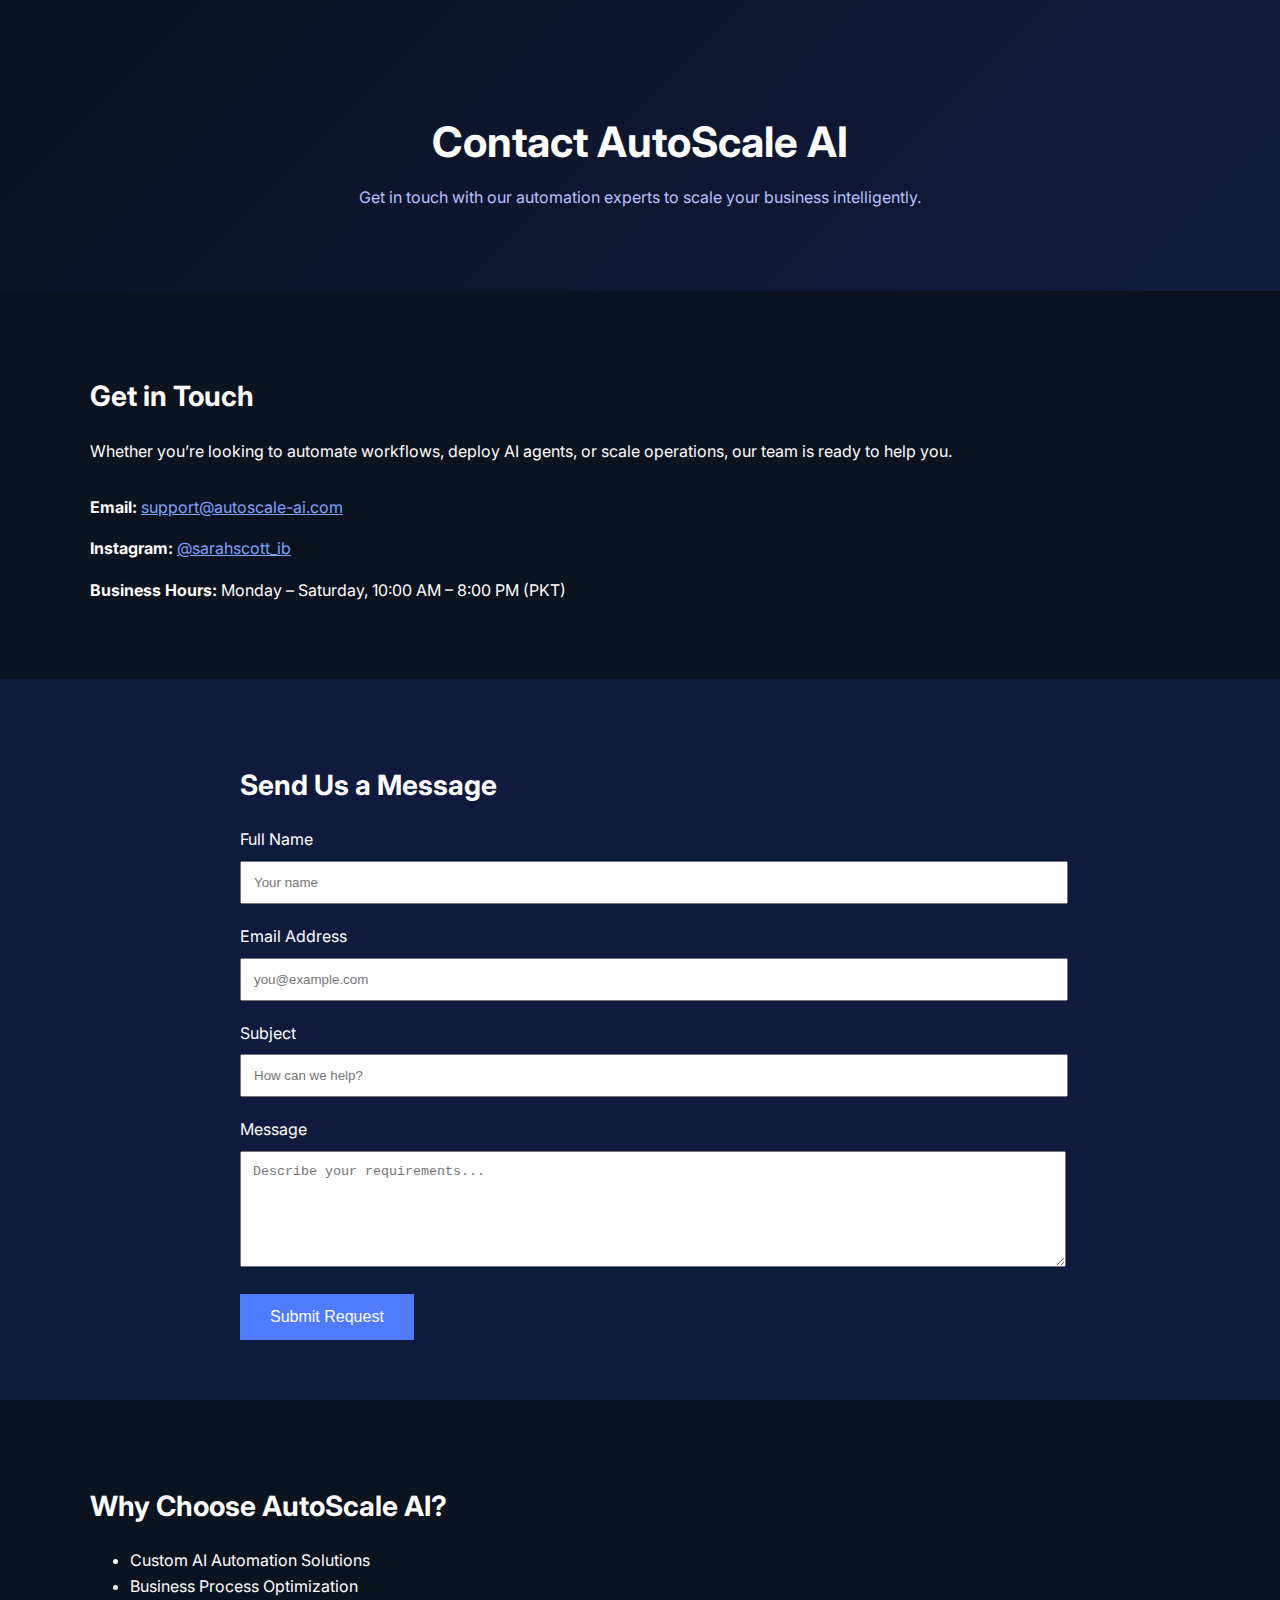
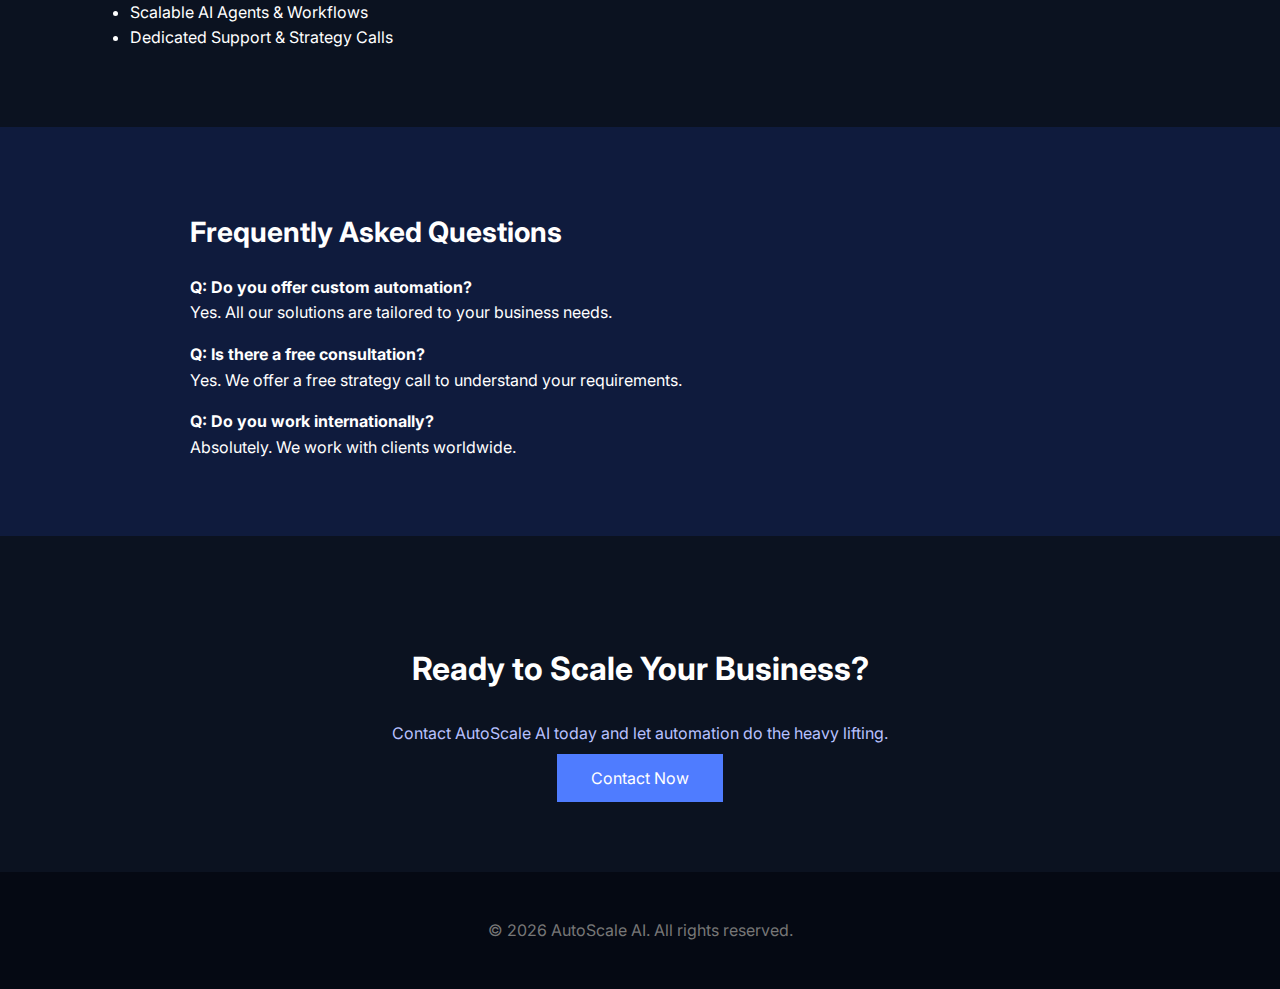
<file: contact.html>
<!DOCTYPE html>
<html lang="en">
<head>
  <meta charset="UTF-8">
  <title>Contact Us | AutoScale AI</title>
  <meta name="viewport" content="width=device-width, initial-scale=1.0">
  <meta name="description" content="Contact AutoScale AI for AI automation, workflow optimization, and scalable business solutions.">
  <link href="https://fonts.googleapis.com/css2?family=Inter:wght@400;500;600;700&display=swap" rel="stylesheet">
</head>

<body style="margin:0; font-family:Inter, sans-serif; background:#0b1220; color:#ffffff; line-height:1.6;">

<!-- HERO SECTION -->
<section style="padding:80px 20px; text-align:center; background:linear-gradient(135deg,#0b1220,#0f1b3d);">
  <h1 style="font-size:42px; margin-bottom:10px;">Contact AutoScale AI</h1>
  <p style="max-width:700px; margin:0 auto; color:#b8c1ff;">
    Get in touch with our automation experts to scale your business intelligently.
  </p>
</section>

<!-- CONTACT INFO -->
<section style="padding:60px 20px; max-width:1100px; margin:auto;">
  <h2 style="font-size:28px; margin-bottom:20px;">Get in Touch</h2>
  <p>
    Whether you’re looking to automate workflows, deploy AI agents, or scale operations,
    our team is ready to help you.
  </p>

  <div style="margin-top:30px;">
    <p><strong>Email:</strong> <a href="mailto:support@autoscale-ai.com" style="color:#7da2ff;">support@autoscale-ai.com</a></p>
    <p><strong>Instagram:</strong> <a href="https://www.instagram.com/sarahscott_ib/" target="_blank" style="color:#7da2ff;">@sarahscott_ib</a></p>
    <p><strong>Business Hours:</strong> Monday – Saturday, 10:00 AM – 8:00 PM (PKT)</p>
  </div>
</section>

<!-- CONTACT FORM -->
<section style="padding:60px 20px; background:#0f1b3d;">
  <div style="max-width:800px; margin:auto;">
    <h2 style="font-size:28px; margin-bottom:20px;">Send Us a Message</h2>

    <form>
      <label>Full Name</label><br>
      <input type="text" placeholder="Your name" style="width:100%; padding:12px; margin:8px 0 20px 0;"><br>

      <label>Email Address</label><br>
      <input type="email" placeholder="you@example.com" style="width:100%; padding:12px; margin:8px 0 20px 0;"><br>

      <label>Subject</label><br>
      <input type="text" placeholder="How can we help?" style="width:100%; padding:12px; margin:8px 0 20px 0;"><br>

      <label>Message</label><br>
      <textarea rows="6" placeholder="Describe your requirements..." style="width:100%; padding:12px; margin:8px 0 20px 0;"></textarea><br>

      <button type="submit" style="padding:14px 30px; background:#4f7cff; color:#fff; border:none; font-size:16px; cursor:pointer;">
        Submit Request
      </button>
    </form>
  </div>
</section>

<!-- WHY CONTACT US -->
<section style="padding:60px 20px; max-width:1100px; margin:auto;">
  <h2 style="font-size:28px; margin-bottom:20px;">Why Choose AutoScale AI?</h2>
  <ul>
    <li>Custom AI Automation Solutions</li>
    <li>Business Process Optimization</li>
    <li>Scalable AI Agents & Workflows</li>
    <li>Dedicated Support & Strategy Calls</li>
  </ul>
</section>

<!-- FAQ -->
<section style="padding:60px 20px; background:#0f1b3d;">
  <div style="max-width:900px; margin:auto;">
    <h2 style="font-size:28px; margin-bottom:20px;">Frequently Asked Questions</h2>

    <p><strong>Q: Do you offer custom automation?</strong><br>
    Yes. All our solutions are tailored to your business needs.</p>

    <p><strong>Q: Is there a free consultation?</strong><br>
    Yes. We offer a free strategy call to understand your requirements.</p>

    <p><strong>Q: Do you work internationally?</strong><br>
    Absolutely. We work with clients worldwide.</p>
  </div>
</section>

<!-- CTA -->
<section style="padding:80px 20px; text-align:center;">
  <h2 style="font-size:32px;">Ready to Scale Your Business?</h2>
  <p style="color:#b8c1ff; max-width:700px; margin:20px auto;">
    Contact AutoScale AI today and let automation do the heavy lifting.
  </p>
  <a href="mailto:support@autoscale-ai.com" style="padding:14px 34px; background:#4f7cff; color:#fff; text-decoration:none; font-size:16px;">
    Contact Now
  </a>
</section>

<!-- FOOTER -->
<footer style="padding:30px; text-align:center; background:#050913; color:#777;">
  <p>© 2026 AutoScale AI. All rights reserved.</p>
</footer>

</body>
</html>
</file>
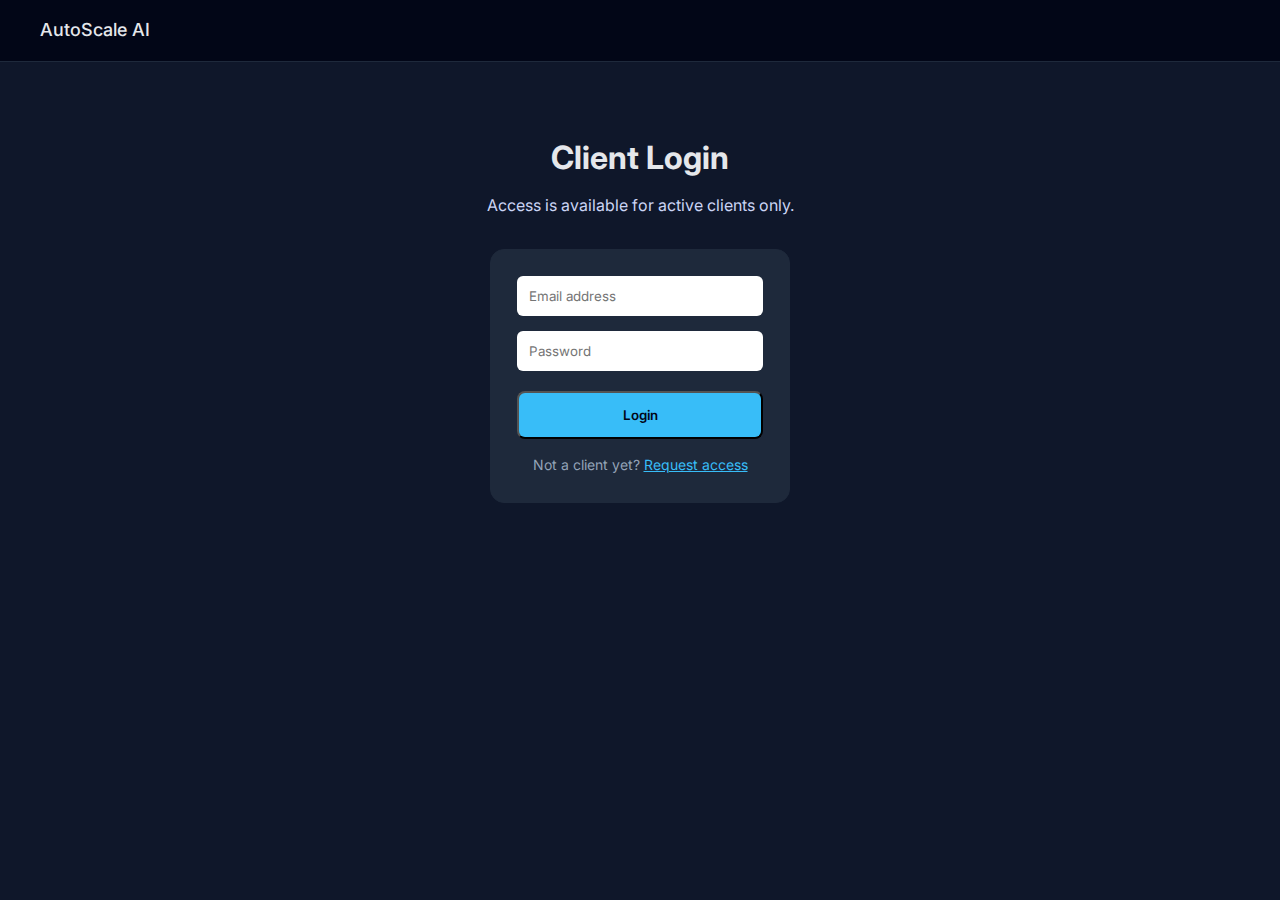
<file: login.html>
<!DOCTYPE html>
<html lang="en">
<head>
  <meta charset="UTF-8">
  <title>Login — AutoScale AI</title>
  <meta name="viewport" content="width=device-width, initial-scale=1.0">
  <link href="https://fonts.googleapis.com/css2?family=Inter:wght@400;500;600;700&display=swap" rel="stylesheet">
  <link rel="stylesheet" href="assets/css/style.css">
</head>
<body>

<nav class="nav">
  <div class="nav-left">
    <a href="index.html" class="logo">AutoScale AI</a>
  </div>
</nav>

<section class="section">
  <h2>Client Login</h2>

  <p style="max-width:500px;margin:10px auto;">
    Access is available for active clients only.
  </p>

  <div class="card" style="max-width:420px;margin:30px auto;">
    <form>
      <input type="email" placeholder="Email address" required
        style="width:100%;padding:12px;margin-bottom:15px;border-radius:6px;border:none;">
      
      <input type="password" placeholder="Password" required
        style="width:100%;padding:12px;margin-bottom:20px;border-radius:6px;border:none;">
      
      <button type="submit" class="btn" style="width:100%;">
        Login
      </button>
    </form>

    <p style="margin-top:15px;font-size:14px;color:#94a3b8;">
      Not a client yet?
      <a href="signup.html" style="color:#38bdf8;">Request access</a>
    </p>
  </div>
</section>

</body>
</html>
</file>
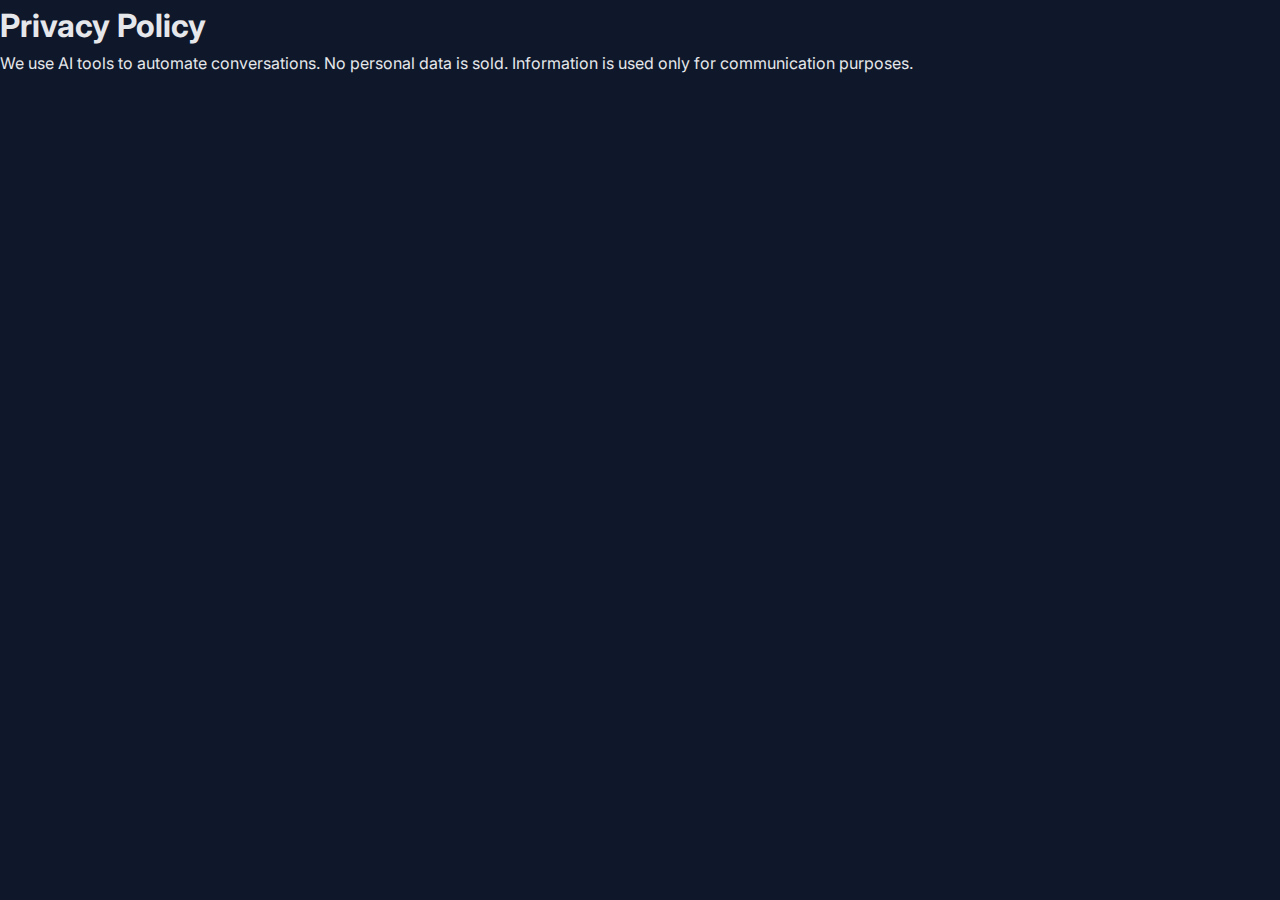
<file: privacy.html>
<!DOCTYPE html>
<html>
<head>
  <title>Privacy Policy</title>
  <link href="https://fonts.googleapis.com/css2?family=Inter:wght@400;500;600;700&display=swap" rel="stylesheet">
<link rel="stylesheet" href="assets/css/style.css">
</head>
<body>

<h1>Privacy Policy</h1>

<p>
We use AI tools to automate conversations.
No personal data is sold.
Information is used only for communication purposes.
</p>

</body>
</html>
</file>
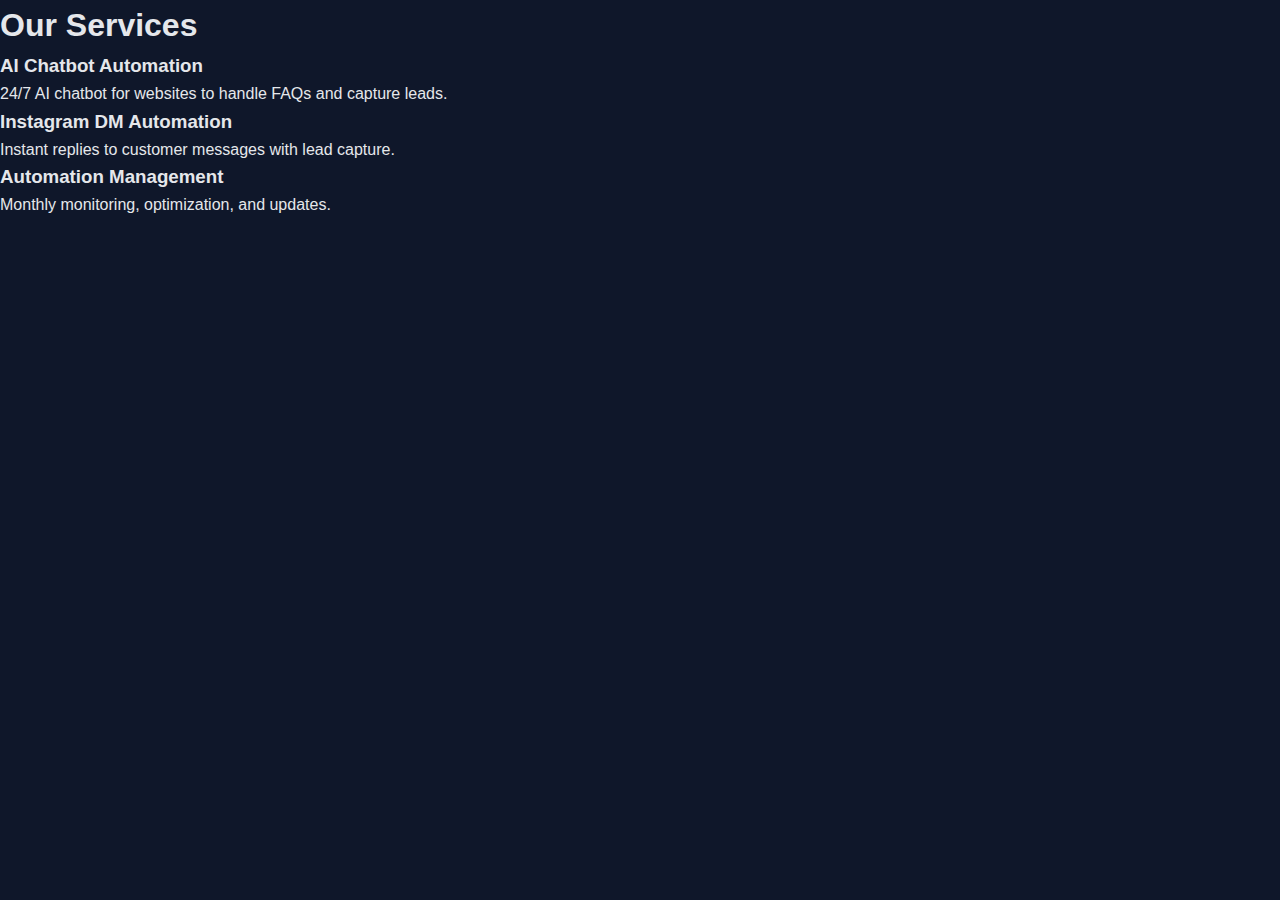
<file: services.html>
<!DOCTYPE html>
<html>
<head>
  <title>Services - AutoScale AI</title>
  <link rel="stylesheet" href="assets/css/style.css">
</head>
<body>

<h1>Our Services</h1>

<h3>AI Chatbot Automation</h3>
<p>24/7 AI chatbot for websites to handle FAQs and capture leads.</p>

<h3>Instagram DM Automation</h3>
<p>Instant replies to customer messages with lead capture.</p>

<h3>Automation Management</h3>
<p>Monthly monitoring, optimization, and updates.</p>

</body>
</html>
</file>
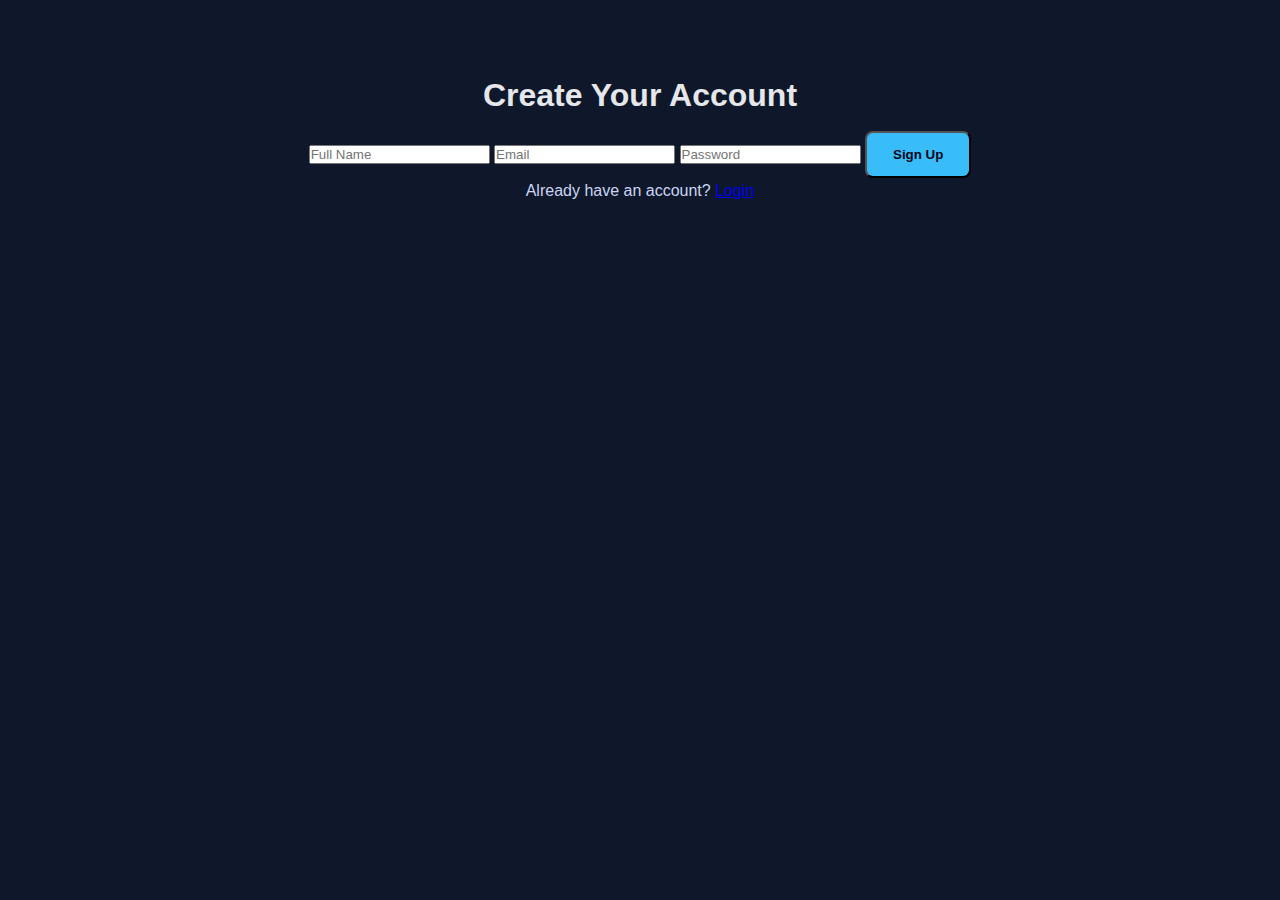
<file: signup.html>
<!DOCTYPE html>
<html lang="en">
<head>
  <meta charset="UTF-8">
  <title>Sign Up — AutoScale AI</title>
  <link rel="stylesheet" href="assets/css/style.css">
</head>
<body>

<section class="section">
  <h2>Create Your Account</h2>

  <form>
    <input type="text" placeholder="Full Name" required>
    <input type="email" placeholder="Email" required>
    <input type="password" placeholder="Password" required>

    <button class="btn" type="submit">Sign Up</button>
  </form>

  <p>Already have an account? <a href="login.html">Login</a></p>
</section>

</body>
</html>
</file>
<file: assets/css/style.css>
/* RESET */
* {
  margin: 0;
  padding: 0;
  box-sizing: border-box;
  font-family: 'Inter', sans-serif;
}

/* BODY */
body {
  background: #0f172a;
  color: #e5e7eb;
  line-height: 1.6;
}

/* NAVBAR */
.nav {
  display: flex;
  justify-content: space-between;
  align-items: center;
  padding: 16px 40px;
  background: #020617;
  border-bottom: 1px solid #1e293b;
}

.nav a {
  color: #e5e7eb;
  text-decoration: none;
  font-weight: 500;
  margin-right: 18px;
}

.nav a:hover {
  color: #38bdf8;
}

.logo {
  font-size: 18px;
  font-weight: 700;
}

/* BUTTON */
.btn {
  display: inline-block;
  padding: 14px 26px;
  background: #38bdf8;
  color: #020617;
  border-radius: 8px;
  text-decoration: none;
  font-weight: 600;
  transition: 0.3s ease;
}

.btn:hover {
  background: #0ea5e9;
  transform: translateY(-2px);
}

/* HERO */
.hero {
  text-align: center;
  padding: 90px 20px;
  background: radial-gradient(circle at top, #1e3a8a, #020617);
}

.hero h1 {
  font-size: 44px;
  margin-bottom: 15px;
  color: #ffffff;
}

.hero p {
  max-width: 720px;
  margin: 0 auto 10px;
  font-size: 18px;
  color: #cbd5f5;
}

/* SECTION */
.section {
  padding: 70px 20px;
  text-align: center;
}

.section h2,
.section h3 {
  font-size: 32px;
  margin-bottom: 10px;
}

.section p {
  color: #cbd5f5;
}

/* CARDS */
.cards,
.pricing-cards {
  display: flex;
  justify-content: center;
  gap: 22px;
  margin-top: 35px;
  flex-wrap: wrap;
}

.card {
  background: #1e293b;
  padding: 26px;
  border-radius: 14px;
  width: 300px;
  border: 1px solid #1e293b;
  transition: 0.3s ease;
  text-align: center;
}

.card:hover {
  transform: translateY(-8px);
  border-color: #38bdf8;
}

.card h3 {
  margin-bottom: 10px;
}

.card h1 {
  font-size: 36px;
  margin: 10px 0;
}

.card ul {
  list-style: none;
  margin: 15px 0;
}

.card ul li {
  margin: 8px 0;
  font-size: 15px;
}

/* STEPS */
.steps {
  max-width: 600px;
  margin: 25px auto;
  list-style: none;
  text-align: left;
}

.steps li {
  margin: 12px 0;
  padding-left: 10px;
  border-left: 3px solid #38bdf8;
}

/* ========================= */
/* FOUNDER + CEO (FIXED) */
/* ========================= */
.founder-section,
.ceo-section {
  display: flex;
  flex-direction: column;
  align-items: center;
  justify-content: center;
  text-align: center;
  margin: 80px auto;
  max-width: 800px;
}

.founder-section img,
.ceo-section img {
  width: 170px;
  height: 170px;
  border-radius: 50%;
  object-fit: cover;
  border: 4px solid #38bdf8;
  margin-bottom: 18px;
}

.founder-section h3,
.ceo-section h3 {
  font-size: 22px;
  margin-bottom: 6px;
}

.founder-section p,
.ceo-section p {
  max-width: 520px;
  color: #cbd5f5;
  line-height: 1.6;
}

/* TRUST CARDS */
.trust-cards {
  display: flex;
  justify-content: center;
  gap: 22px;
  flex-wrap: wrap;
  margin-top: 40px;
}

.trust-card {
  background: #1e293b;
  padding: 22px;
  border-radius: 12px;
  width: 280px;
  text-align: center;
}

/* FOOTER */
footer {
  background: #020617;
  padding: 35px 15px;
  text-align: center;
  border-top: 1px solid #1e293b;
}

footer p,
footer a {
  color: #94a3b8;
  font-size: 14px;
  text-decoration: none;
}

footer a:hover {
  color: #38bdf8;
}

/* MOBILE */
@media (max-width: 768px) {
  .nav {
    flex-direction: column;
    gap: 12px;
  }

  .hero h1 {
    font-size: 34px;
  }

  .card {
    width: 100%;
    max-width: 340px;
  }
}
</file>
